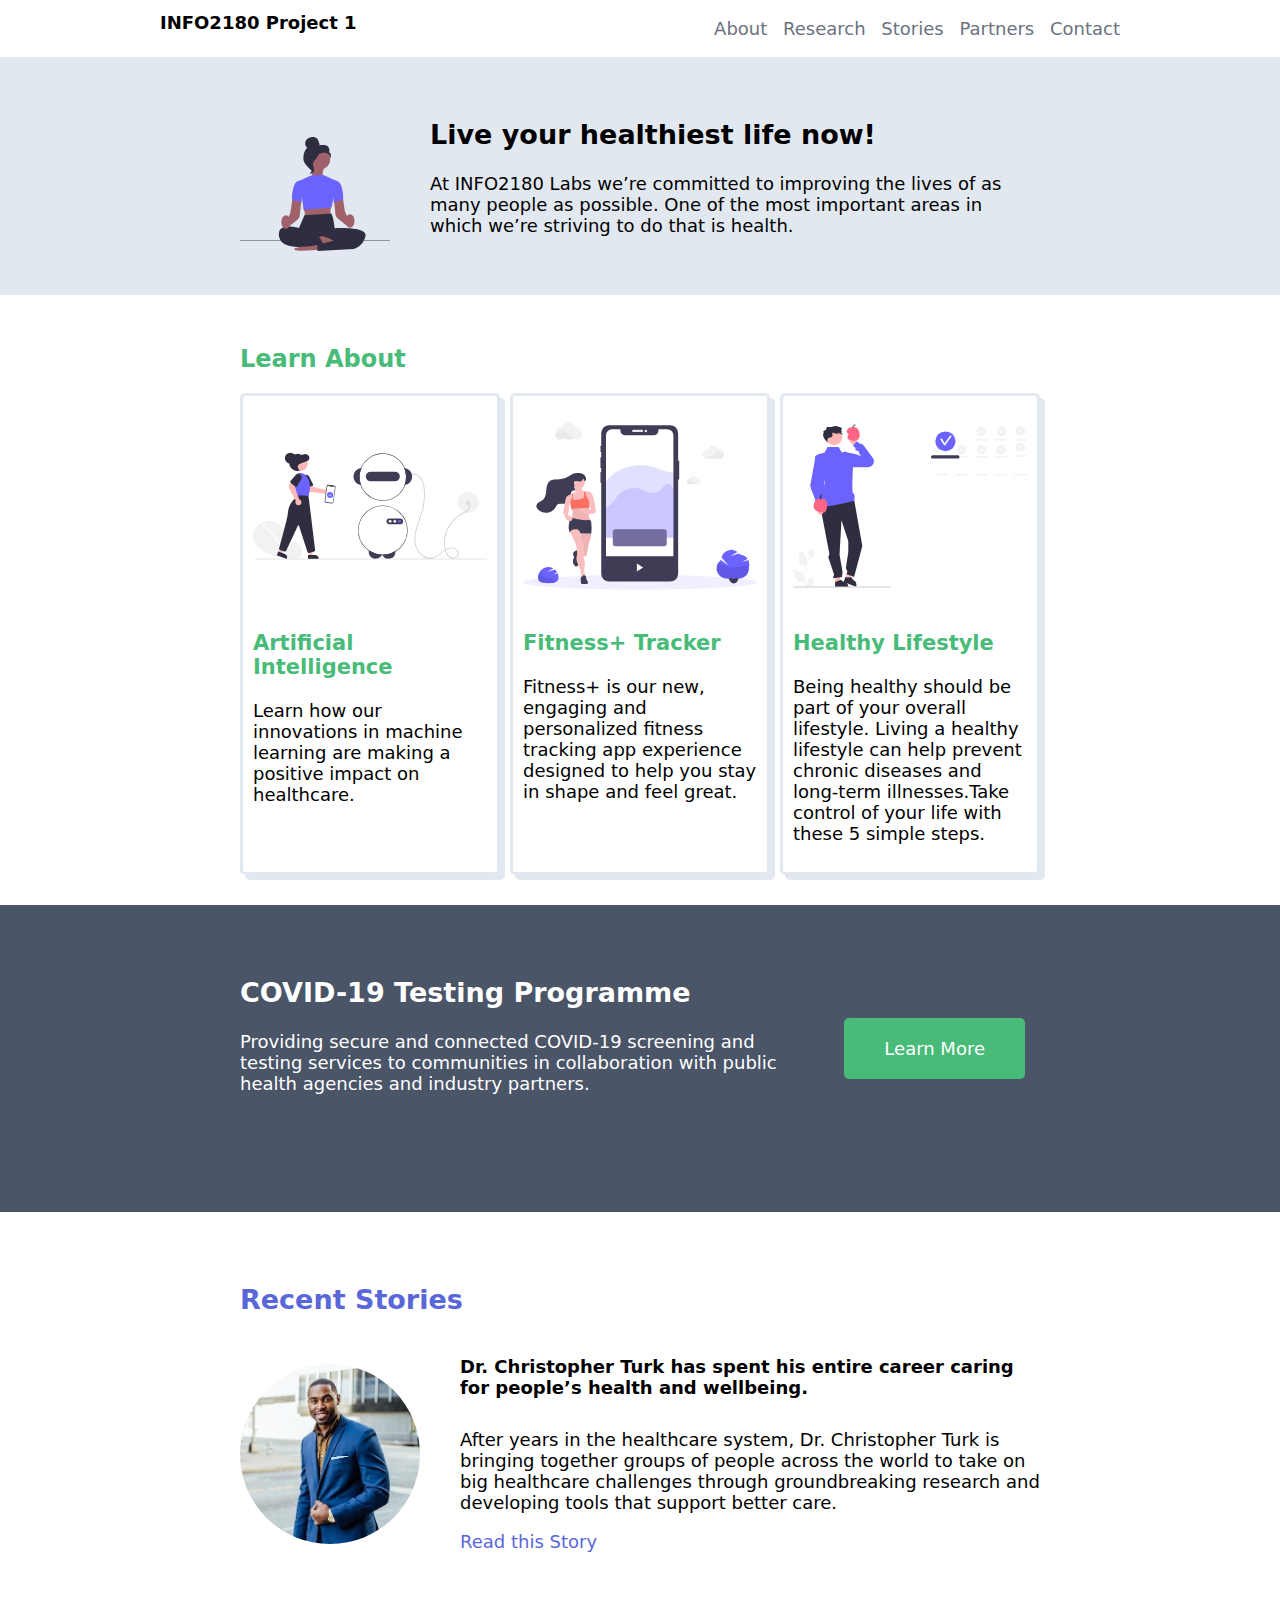
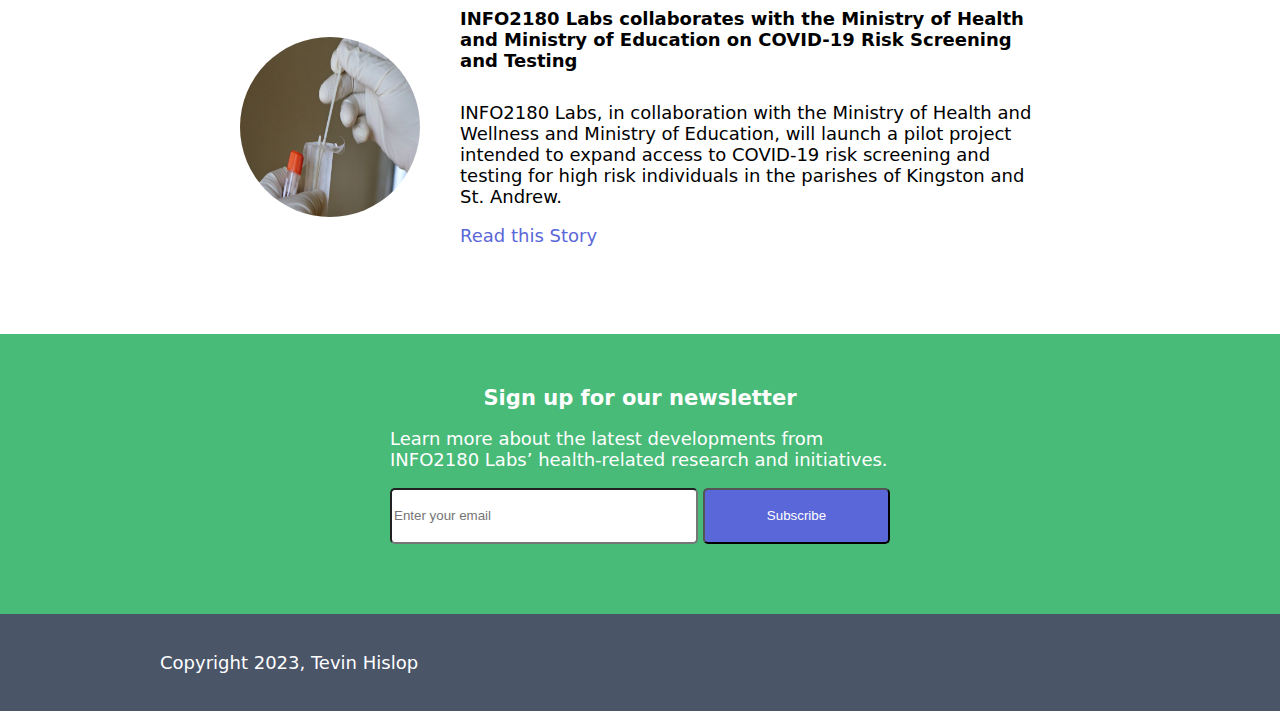
<file: index.html>
<!DOCTYPE html>
<html lang="en">
<head>
    <meta charset="UTF-8">
    <meta name="viewport" content="width=device-width, initial-scale=1.0">
    <title>INFO2180 Project 1</title>
    <link rel="stylesheet" href="styles.css">
    <script src="scripts.js"></script>
</head>
<body>
    <header>
        <div class="container">
            <h1>INFO2180 Project 1</h1>
            <nav>
                <ul>
                    <li><a href="#">About</a></li>
                    <li><a href="#">Research</a></li>
                    <li><a href="#">Stories</a></li>
                    <li><a href="#">Partners</a></li>
                    <li><a href="#">Contact</a></li>
                </ul>
            </nav>
        </div>
    </header>
    <main>
        <section class="overview-hero">
            <div class="container">
                <div class="overview-hero-image">
                    <img src="meditation.svg" alt="graphic of woman in a meditation pose">
                </div>
                <div class="overview-hero-text">
                    <h2>Live  your healthiest life now!</h2>
                    <p>At INFO2180 Labs we’re committed to improving the lives of as many people as possible. One of the most important areas in which we’re striving to do that is health.</p>
                </div>
            </div>
        </section>
        <section class="learn-about">
            <div class="container">
                <h2>Learn About</h2>
                <div class="cards">
                    <div class="card">
                        <img src="artificial_inteligence.svg" alt="graphic of a woman interacting with a robot">
                        <div class="card-body">
                            <h3>Artificial Intelligence</h3>
                            <p>Learn how our innovations in machine learning are making a positive impact on healthcare.</p>
                        </div>
                    </div>
                    <div class="card">
                        <img src="fitness_tracker.svg" alt="graphic of a woman running beside a phone">
                        <div class="card-body">
                            <h3>Fitness+ Tracker</h3>
                            <p>Fitness+ is our new, engaging and personalized fitness tracking app experience designed to help you stay in shape and feel great.</p>
                        </div>
                    </div>
                    <div class="card">
                        <img src="healthy_lifestyle.svg" alt="graphic of a male eating an apple">
                        <div class="card-body">
                            <h3>Healthy Lifestyle</h3>
                            <p>Being healthy should be part of your overall lifestyle. Living a healthy lifestyle can help prevent chronic diseases and long-term illnesses.Take control of your life with these 5 simple steps.</p>
                        </div>
                    </div>
                </div>
            </div>
        </section>
        <section class="testing">
            <div class="container">
                <div class="testing-desciption">
                    <h2>COVID-19 Testing Programme</h2>
                    <p>Providing secure and connected COVID-19 screening and testing services to communities in collaboration with public health agencies and industry partners.</p>
                </div>
                <div class="cta">
                    <a href="#" class="btn">Learn More</a>
                </div>
            </div>
        </section>
        <section class="stories">
            <div class="container">
                <h2>Recent Stories</h2>
                <article>
                    <img src="dr_turk.jpg" alt="black man in blue suit">
                    <div class="article-body">
                        <h3>Dr. Christopher Turk has spent his entire career caring for people’s health and wellbeing.</h3>
                        <p>After years in the healthcare system, Dr. Christopher Turk is bringing together groups of people across the world to take on big healthcare challenges through groundbreaking research and developing tools that support better care.</p>
                        <p><a href="#">Read this Story</a></p>
                    </div>
                </article>
                <article>
                    <img src="testing_kit.jpg" alt="picture of covid testing kit">
                    <div class="article-body">
                        <h3>INFO2180 Labs collaborates with the Ministry of Health and Ministry of Education on COVID-19 Risk Screening and Testing</h3>
                        <p>INFO2180 Labs, in collaboration with the Ministry of Health and Wellness and Ministry of Education, will launch a pilot project intended to expand access to COVID-19 risk screening and testing for high risk individuals in the parishes of Kingston and St. Andrew.</p>
                        <p><a href="#">Read this Story</a></p>
                    </div>
                </article>
            </div>
        </section>
        <section class="newsletter">
            <div class="container">
                <h3>Sign up for our newsletter</h3>
                <p>Learn more about the latest developments from INFO2180 Labs’ health-related research and initiatives.</p>
                <form action="#" method="post">
                    <div class="form-group">
                        <input type="email" name="email" id="email" placeholder="Enter your email">
                    </div>
                    <button type="submit" class="btn">Subscribe</button>
                </form>
                <div class="message"></div>
            </div>
        </section>
    </main>
    <footer>
        <div class="container">
            <p>Copyright 2023, Tevin Hislop</p>
        </div>
    </footer>
</body>
</html>
</file>
<file: styles.css>
/* Add your CSS to this file */
body {
    margin: 0;
    font-size: 18px;
    font-family: system-ui, -apple-system, BlinkMacSystemFont, 'Segoe UI', Roboto, 'Helvetica Neue', Arial, 'Noto Sans', sans-serif;
}

.container {
    margin: 0 auto;
    max-width: 960px;
    width: 100%;
}

header{
    background-color: white;
}

header .container{
    display: flex;
    justify-content: space-between;
}

header nav ul {
    list-style: none;
}

header nav li { /* Lay links horizontally with spaces inbetween*/
    display: inline-block; 
    margin-left: 10px;
}

header nav a { /* Remove link underline thing. Might need again*/
    text-decoration: none;
    color: #6b7280;
}

header nav a:hover { 
    color: #5a67d8;
}

header h1{
    font-size: 18px;
}

/* ======================Overview section=======================*/

.overview-hero{
    background-color: #E2E8F0;
    padding: 40px;
}

.overview-hero .container{
    display: flex;
    justify-content: center;
    max-width: 800px;
}


.overview-hero-image img{
    width: 150px;
    margin-top: 40px;
    margin-right: 40px;
}

/*======================Learn About section===================*/
.learn-about .container{
    padding: 30px;
    max-width: 800px;
}

.learn-about .container h2{
    font-size: 24px;
    color: #48bb78;
}

.learn-about .container h3{
    font-size: 21px;
    color: #48bb78;
}


.learn-about .cards {
    display: grid;
    grid-template-columns: repeat(3, 1fr);
    grid-gap: 10px; 
}

.card {
    border-radius: 5px;
    border: solid #E2E8F0;
    box-shadow: 5px 5px #E2E8F0; 
    padding: 10px;
}

.card img {
    max-width: 100%; 
    height: 200px;
}

/*
.testing .container {
    background-color: lightblue;
    display: grid;
    grid-template-columns: auto auto;
    grid-gap: 20px;
    padding-top: 50px;
    padding-bottom: 50px;
    
}

.testing-description {
    grid-column-start: 1;
    grid-column-end: 3;
}

.cta {
    text-align: center;
    padding-top: 60px;
} */

/*======================COVID-19 Testing section===================*/

.testing{
    background-color: #4A5568;
    color: white;
    padding: 50px;
    padding-bottom: 100px;

}

.testing .container{
    display: flex;
    justify-content: center;
    align-items: center;
    gap: 30px;
    max-width: 800px;
}

.cta{
    margin-right: 15px;
    white-space: nowrap;
    margin-top: 30px;
}

.cta .btn{
    text-align: center;
    text-decoration: none;
    color: white;
    background-color: #48bb78;
    padding: 20px 40px; 
    border-radius: 5px;
    
}


/*
.testing .container {
    display: grid;
    grid-template-columns: auto auto;
    justify-content: center;
    max-width: 800px;    
}

.testing .container .testing-description {
    grid-column-start: 1;
    grid-column-end: 3;
    max-width: 600px;
}


.cta {
    text-align: center;
    margin-top: 60px;
}

.cta .btn{
    text-decoration: none;
    color: white;
}*/


/*====================Recent Stories section==================*/

.stories .container{
    padding: 50px;
    max-width: 800px;
}

.stories .container h2,a{
    color: #5a67d8;
}

.stories .container h3{
    font-size: 18px;
    padding-bottom: 13px;
}

.stories .container a{
    text-decoration: none;
}

.container article{
    display: flex;
    align-items: center;
    gap: 20px;
    margin-bottom: 20px;
}

.container article img{
    width: 180px;
    height: 180px;
    border-radius: 50%;
    margin-right: 20px;
}

/*====================Newsletter section==================*/

.newsletter{
    background-color: #48BB78;
    color: white;
    padding: 30px;
}

.newsletter .container{
    display: flex;
    flex-direction: column;
    max-width: 500px;
    padding-bottom: 40px;
}

.newsletter .container h3{
    margin-bottom: 0px;
    text-align: center;
}

.newsletter .container form{
    display: flex;
    gap: 5px;
    max-width: 100%;
}

.newsletter .container form .form-group input{
    height: 50px;
    border-radius: 5px;
    width: 300px;
}

.newsletter .container .btn{
    color: white;
    text-align: center;
    background-color: #5A67D8;
    border-radius: 5px;
    width: 200px;
}

footer{
    background-color: #4A5568;
    padding: 20px;
    color: white;
}
</file>
